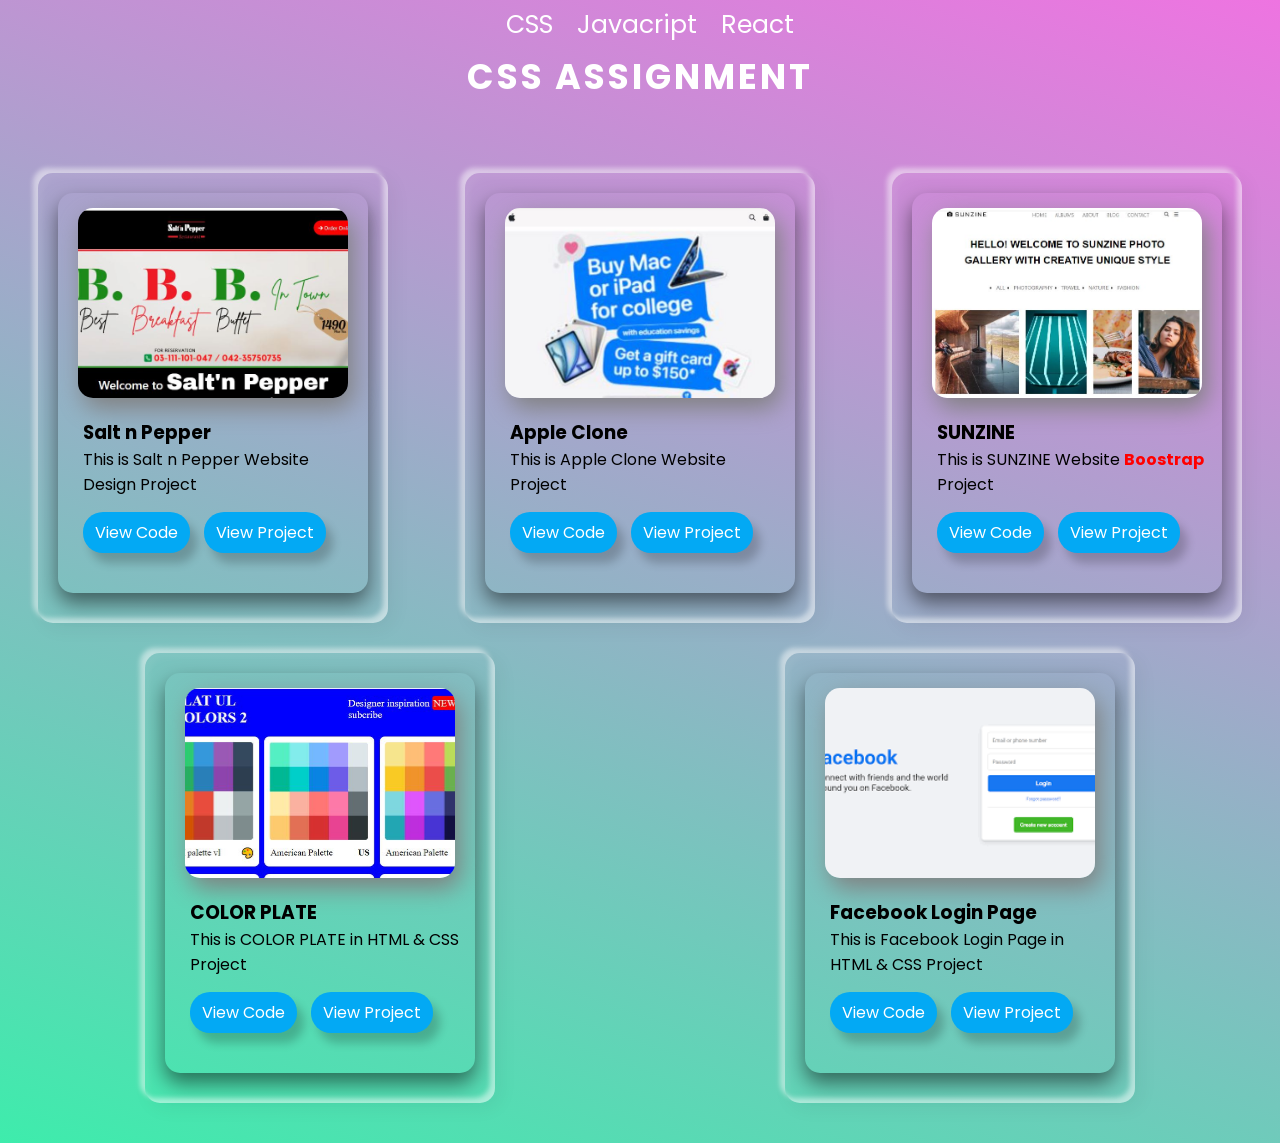
<file: index.html>
<!DOCTYPE html>
<html lang="en">

<head>
    <meta charset="UTF-8">
    <meta name="viewport" content="width=device-width, initial-scale=1.0">
    <title>Portfolio</title>
    <link rel="stylesheet" href="./style.css">
</head>

<body>

    <div class="main">
       
        <nav>
            <ul>
                <li><a href="#CSS Html">CSS</a></li>
                <li><a href="">Javacript</a></li>
                <li><a href="">React</a></li>
            </ul>
        </nav>
        <h1 id="CSS">CSS ASSIGNMENT</h1>
    </div>
    <div class="container">

        <!-- Card:01 -->
        <div class="card">
            <div class="box">
                <div class="imgagecard1">
                </div>
                <div class="content">
                    <h3>Salt n Pepper</h3>
                    <p>This is Salt n Pepper Website Design Project</p>
                    <a href="https://github.com/Aftab299/Assignment-Portal/tree/main/Salt%20n%20Pepper">View Code</a>
                    <a href="./Salt n Pepper/index.html" id="btn">View Project</a>
                </div>
            </div>
        </div>
        <!-- Card:02 -->
        <div class="card">
            <div class="box">
                <div class="imgagecard2">
                </div>
                <div class="content">
                    <h3>Apple Clone</h3>
                    <p>This is  Apple Clone Website Project</p>
                    <a href="https://github.com/Aftab299/Assignment-Portal/tree/main/Apple%20Icon">View Code</a>
                    <a href="./Apple Icon/index.html" id="btn">View Project </a>
                </div>
            </div>
        </div>
        <!-- Card:03 -->
        <div class="card">
            <div class="box">
                <div class="imgagecard3">
                </div>
                <div class="content">
                    <h3>SUNZINE</h3>
                    <p>This is SUNZINE Website <span style="font-weight: bold; color: red;">Boostrap</span>  Project</p>
                    <a href="https://github.com/Aftab299/Assignment-Portal/tree/main/Sunzine">View Code</a>
                    <a href="./Sunzine/index.html" id="btn">View Project </a>
                </div>
            </div>
        </div>
        <!-- Card:04 -->
        <div class="card">
            <div class="box">
                <div class="imgagecard4">
                </div>
                <div class="content">
                    <h3>COLOR PLATE</h3>
                    <p>This is COLOR PLATE in HTML & CSS Project</p>
                    <a href="https://github.com/Aftab299/Assignment-Portal/tree/main/Color%20Plate">View Code</a>
                    <a href="./Color Plate/index.html" id="btn">View Project</a>
                </div>
            </div>
        </div>
        <!-- Card:05 -->
        <div class="card">
            <div class="box">
                <div class="imgagecard5">
                </div>
                <div class="content">
                    <h3>Facebook Login Page</h3>
                    <p>This is Facebook Login Page in HTML & CSS Project</p>
                    <a href="https://github.com/Aftab299/Assignment-Portal/tree/main/Facebook-Login">View Code</a>
                    <a href="./Facebook-Login/index.html" id="btn">View Project</a>
                </div>
            </div>
        </div>
    </div>

</body>

</html>
</file>
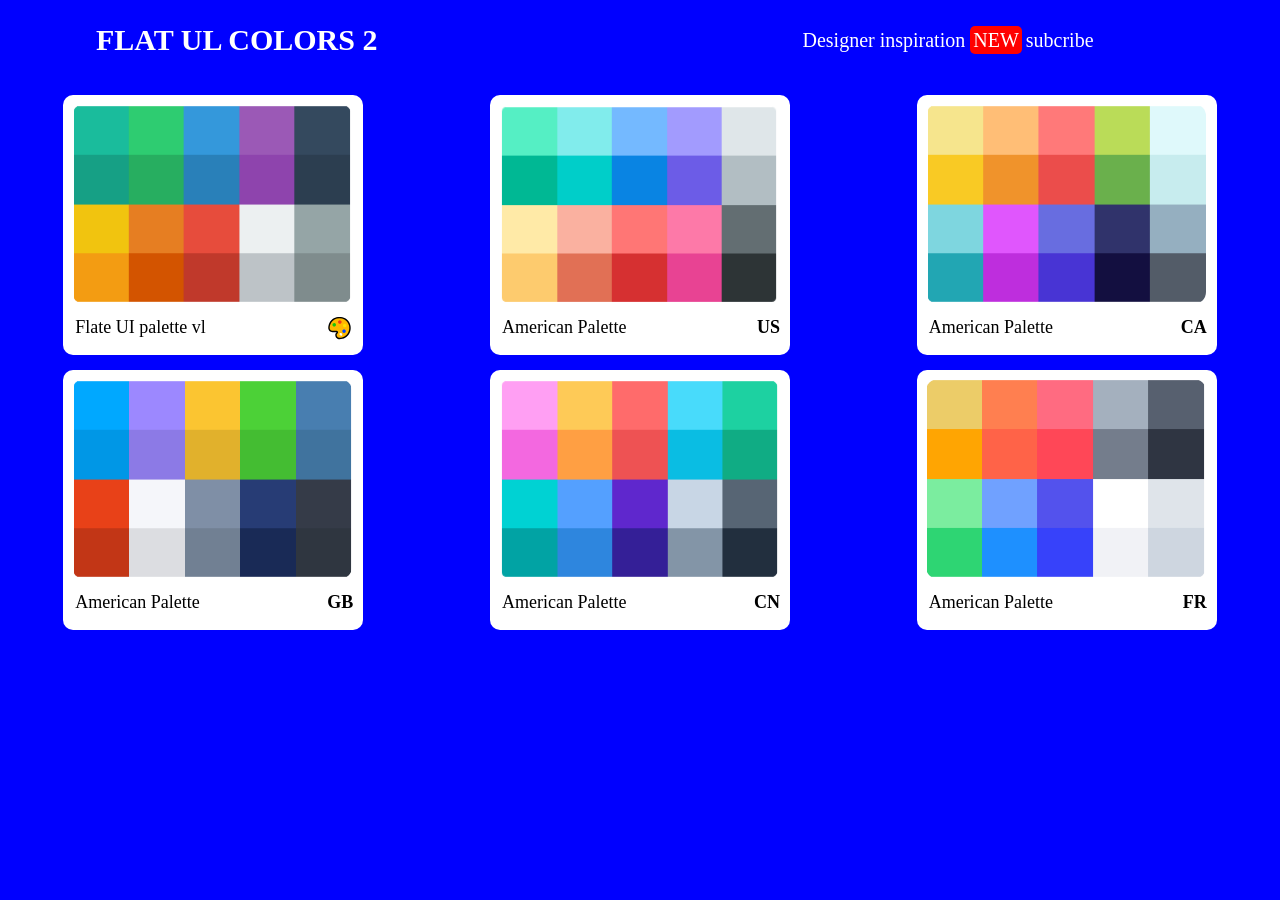
<file: Color Plate/index.html>
<!DOCTYPE html>
<html lang="en">

<head>
    <meta charset="UTF-8">
    <meta name="viewport" content="width=device-width, initial-scale=1.0">
    <title>Flate UI</title>
    <link rel="stylesheet" href="./style.css">
</head>

<body>


    <nav>
        <div class="flut">
            <span>
                FLAT UL COLORS 2
            </span>
        </div>
        <div class="flu2">
            <ul>
                <li>Designer inspiration <span
                        style="background-color: red; color: white; border-radius: 5px; padding: 3px;">NEW</span></li>
                <li>subcribe</li>
            </ul>
        </div>

    </nav>
    <div class="container">
        <div class="box" id="box1">
            <a href="./Page1/index1.html"> <img src="./imege/Capture 1.PNG" id="img1"></a>
            <span>Flate UI palette vl</span>
            <img src="./imege/icon 1.PNG" id="span">
        </div>
        <div class="box">
            <a href="./Page2/index2.html"><img src="./imege/Capture 2.PNG" id="img1"></a>
            <span>American Palette </span> <Span id="span"> US</Span>
        </div>
        <div class="box">
            <a href="./Page3/index3.html"><img src="./imege/Capture 3.PNG" id="img1"></a>
            <span>American Palette </span> <Span id="span"> CA</Span>
        </div>
    </div>
    <div class="container">
        <div class="box">
            <a href="./Page4/index4.html"> <img src="./imege/Capture 4.PNG" id="img1"></a>
            <span>American Palette </span> <Span id="span"> GB</Span>
        </div>
        <div class="box">
            <a href="./Page5/index5.html"><img src="./imege/Capture 5.PNG" id="img1"></a>
            <span>American Palette </span> <Span id="span"> CN</Span>
        </div>
        <div class="box">
            <a href="./Page6/index6.html"><img src="./imege/Capture 6.PNG" id="img1"></a>
            <span>American Palette </span> <Span id="span"> FR</Span>
        </div>

    </div>



</body>

</html>
</file>
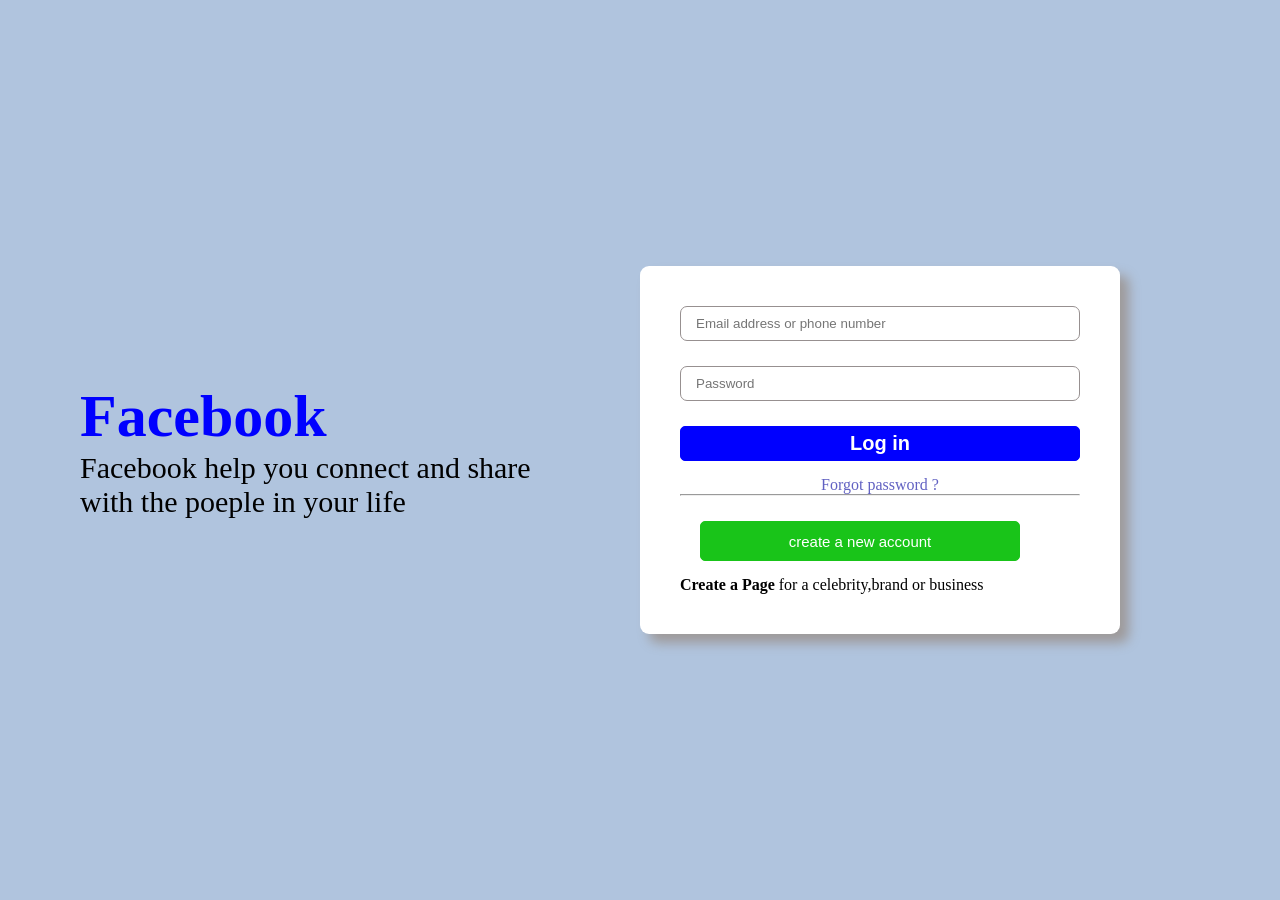
<file: Facebook-Login/index.html>
<!DOCTYPE html>
<html lang="en">
<head>
    <meta charset="UTF-8">
    <meta name="viewport" content="width=device-width, initial-scale=1.0">
    <title>Facebook</title>
    <link rel="stylesheet" href="./style.css">

</head>
<body>
     <div class="container">
        <div class="left-side">
            <h1 id="face">Facebook</h1>
            <p id="p">Facebook help you connect and share <br> with the poeple in your life</p>
        </div>
        <div class="right-side">
            <form  action="" method="post">
            <div class="name">
                <input type="text" name="email" id="name" placeholder="Email address or phone number" size="40">
            </div>
            <div class="pass">
                <input type="password" name="password" id="psw" placeholder="Password" size="40">
            </div>
            <div class="button">
                <input type="button" href="#" name="btn" value="Log in" id="btn" size="40">
            </div>
            <div class="forgot">
                <p>Forgot password ?</p>
            </div>
            <hr>
            <input type="button" name="new" value="create a new account" id="new">
            <p class="text1"><b>Create a Page </b>for a celebrity,brand or business</p>
        </form>

        </div>
      
     </div>
</body>
</html>
</file>
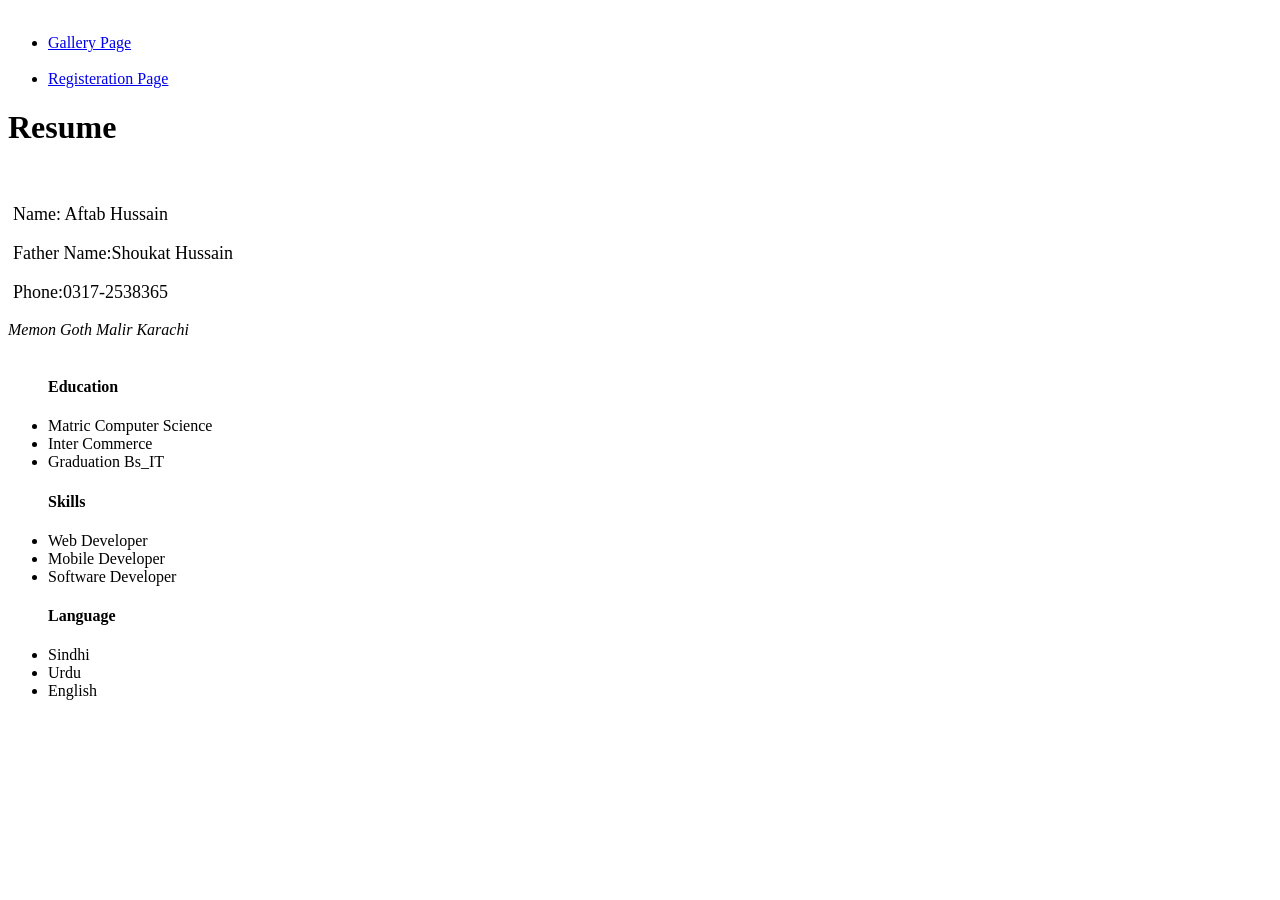
<file: HTML-Assigment/Home.html>
<!DOCTYPE html>
<html lang="en">
<head>
    <meta charset="UTF-8">
    <meta name="viewport" content="width=device-width, initial-scale=1.0">
    <title>Home</title>
    <Style>
        p{
            font-size: 18px; 
            margin-left: 5px;
        }
    </Style>
</head>
<body>
    <ul>
        <br/>
  <li> <a href="./Gallery.html">Gallery Page  </a></li><br/>
  <li> <a href="./Register.html">Registeration Page</a></li>

  
</ul>
  <h1>Resume</h1>
<br/>
<p> Name: Aftab Hussain</p>
<p>Father Name:Shoukat Hussain</p>
<p>Phone:0317-2538365</p>
<address>
    Memon Goth Malir Karachi
</address><br>
<ul>
 <h4>Education</h4>
   
    <li>Matric Computer Science</li>
    <li>Inter Commerce</li>
    <li>Graduation Bs_IT</li>

    <h4>Skills</h4>
    <li>Web Developer</li>
    <li>Mobile Developer</li>
    <li>Software Developer</li>

    <h4>Language</h4>
    <li>Sindhi</li>
    <li>Urdu</li>
    <li>English</li>
</ul>

</body>
</html>
</file>
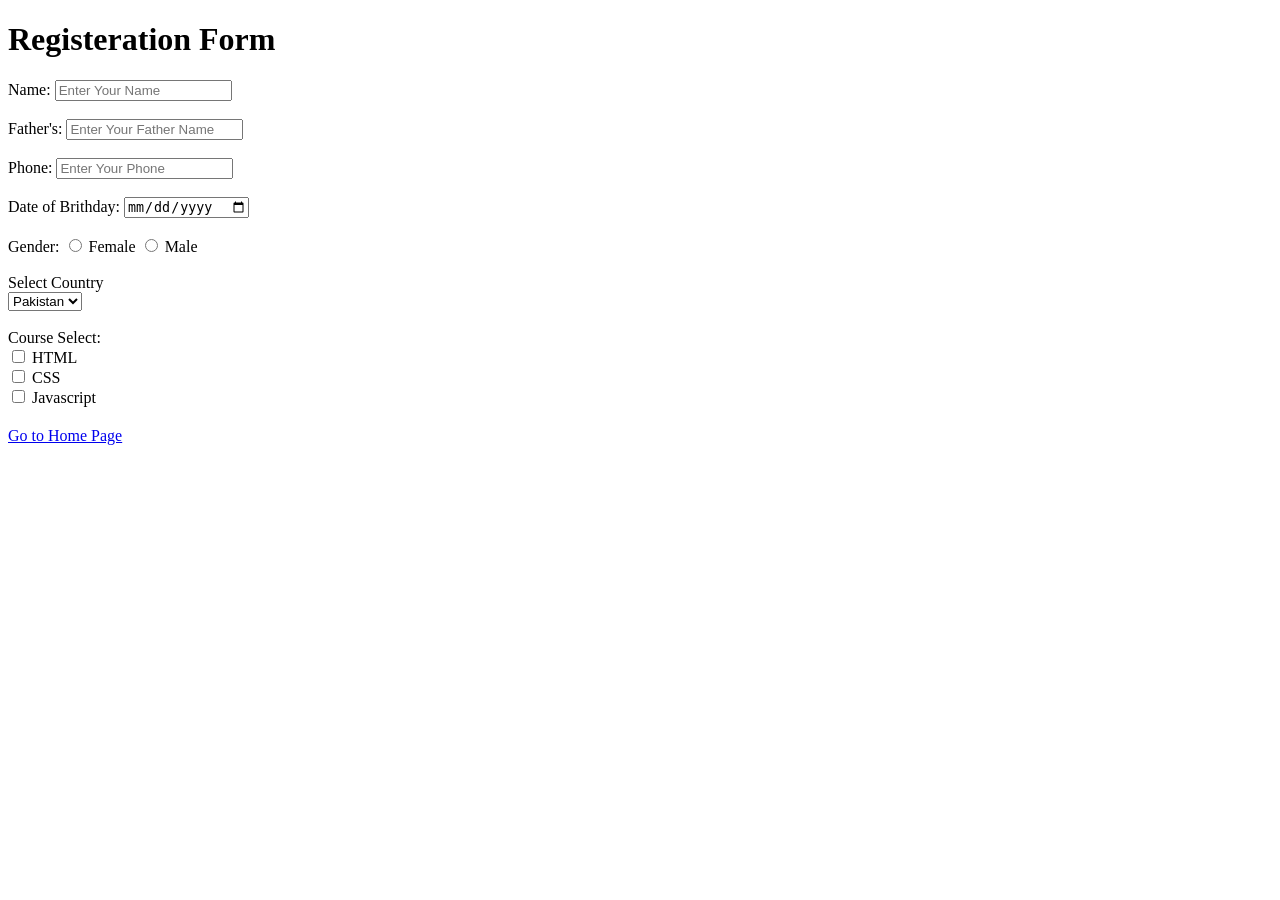
<file: HTML-Assigment/Register.html>
<!DOCTYPE html>
<html lang="en">

<head>
    <meta charset="UTF-8">
    <meta name="viewport" content="width=device-width, initial-scale=1.0">
    <title>Register Page </title>
</head>

<body>

    <h1>Registeration Form</h1>
    <!-- forms implemented -->
    <form>

        <label for="name">Name: </label>
        <input type="text" name="name" id="name" placeholder="Enter Your Name" required><br /><br />
        <label for="fname"> Father's:</label>
        <input type="text" name="fname" id="fname"  placeholder="Enter Your Father Name" required><br /><br />
        <label for="phone">Phone: </label>
        <input type="text" name="name" id="phone"  placeholder="Enter Your Phone" required><br /><br />
        <label for="dob">Date of Brithday: </label>
        <input type="date" name="name" id="dob"  placeholder="Enter Your Name" required><br /><br />
    

        Gender:
        <input id="female-radio" type="radio" name="gender" value="female">
        <label for="female-radio">Female</label>
        <input id="male-radio" type="radio" name="gender" value="male">
        <label for="male-radio">Male</label><br/><br/>

        <label>Select Country</label><br>
        <select name="" size=""  >
            <option value="pak">Pakistan</option>
            <option value="japan">Japan</option>
            <option value="dubai">Dubai</option>
            <option value="usa" >USA</option>
            </select><br/><br/>

       Course Select:<br/>
        <input id="html" type="checkbox" name="gender" value="female">
        <label for="html">HTML</label><br/>
        <input id="css" type="checkbox" name="gender" value="male">
        <label for="css">CSS</label><br/>
        <input id="javascript" type="checkbox" name="gender" value="male">
        <label for="javascript">Javascript</label><br/>

       <h2></h2><a href="../HTML_ASS/Home.html">Go to Home Page</a></h2>

        

    </form>




</body>

</html>
</body>

</html>
</file>
<file: style.css>
@import url('https://fonts.googleapis.com/css2?family=Arvo:ital,wght@0,400;0,700;1,400;1,700&family=Francois+One&family=Manrope:wght@800&family=Poppins:ital,wght@0,100;0,200;0,300;0,400;0,500;0,600;0,700;0,800;0,900;1,100;1,200;1,300;1,400;1,500;1,600;1,700;1,800;1,900&display=swap');

* {
    margin: 0px;
    padding: 0px;
    box-sizing: border-box;
    font-family: "Poppins", sans-serif;
}

body {
    width: 100%;
    height: 100%;
    display: flex;
    flex-direction: column;
    align-items: center;
    align-content: center;
    background-color: #3EECAC;
    background-image: linear-gradient(19deg, #3EECAC 0%, #EE74E1 100%);

}
body h1{
    color: white;
    font-size: 35px;
    letter-spacing: 3px;
}
nav{
    width: 100%;
    display: flex;
    height: 50px;
    justify-content: center;
    align-items: center;

}
nav ul li{
    list-style: none;
    display: inline-block;
    padding-left: 20px;
    color: white;
    font-size: 25px;
}

nav ul li>a{
    text-decoration: none;
    color: white;
}
nav ul li:hover>a{
    text-decoration: none;
    color: red;
    box-shadow: 0px 6px 5px rgba(0, 0, 0, 0.05);
}
.container {
    display: flex;
    width: 100%;
    height: 100%;
    justify-content: center;
    align-items: center;
    max-width: 1350px;
    flex-wrap: wrap;
    padding: 40PX 0px;
    display: flex;
    justify-content: space-around;


}

.container .card {
    position: relative;
    width: 350PX;
    height: 450px;
    box-shadow: inset 5px 5px 5px rgba(255, 255, 255, 0.05),
        inset -5px -5px 5px rgb(255, 255, 255, 0.5),
        5px 5px 20px rgb(0, 0, 0, 0.05),
        -5px -5px 5px rgb(255, 255, 255, 0.5);
    border-radius: 15px;
    margin-top: 30px;
}

.container .card .box {
    position: absolute;
    height: 400px;
    margin: 20px;
    display: flex;
    padding: 5px;
    padding-top: 15px;
    flex-direction: column;
    box-shadow: 0px 10px 20px rgb(0, 0, 0, 0.5);
    border-radius: 15px;
    display: flex;
    justify-content: center;
    align-items: center;
    transition: 0.5s;

}

.container .card .box .content {
    padding: 20px 10px 20px 20px;
    width: 100%;
    height: 50%;
    /* border: 1px solid red; */

}

.container .card .box .imgagecard1 {
    width: 90%;
    height: 50%;
    background-image: url(./images/salt.JPG);
    background-position: center;
    background-size: cover;
    border-radius: 15px;
    box-shadow: 5px 10px 25px gray;
}

.container .card .box .content a {
    position: relative;
    display: inline-block;
    padding: 8px 12px;
    background: #03a9f4;
    margin-top: 15px;
    /* margin-left:6px; */
    border-radius: 20px;
    text-decoration: none;
    font-weight: 400;
    color: #fff;
    box-shadow: 7px 10px 10px rgb(0, 0, 0, 0.2);

}

#btn {
    margin-left: 10px;
}

.container .card .box .content:hover a {
    background: #ff568f;
}

.container .card .box .content p {
    font-size: 1em;
    font-weight: 400;
    color: black;
    transition: 0.5s;

}

.container .card:hover .box {
    transform: translatey(-50px);
}

/* second Card image */
.container .card .box .imgagecard2 {
    width: 90%;
    height: 50%;
    background-image: url(./images/app2.JPG);
    background-position: center;
    background-size: cover;
    border-radius: 15px;
    box-shadow: 5px 10px 25px gray;
}

.container .card .box .imgagecard3 {
    width: 90%;
    height: 50%;
    background-image: url(./images/sunzine.JPG);
    background-position: center;
    background-size: cover;
    border-radius: 15px;
    box-shadow: 5px 10px 25px gray;
}

.container .card .box .imgagecard4 {
    width: 90%;
    height: 50%;
    background-image: url(./images/color.JPG);
    background-position: center;
    background-size: cover;
    border-radius: 15px;
    box-shadow: 5px 10px 25px gray;
}
.container .card .box .imgagecard5 {
    width: 90%;
    height: 50%;
    background-image: url(./images/book.png);
    background-position: center;
    background-size: cover;
    border-radius: 15px;
    box-shadow: 5px 10px 25px gray;
}
@media only screen and (max-width:320px) {
    #btn {
        margin-left: 0px;
    }

    .container .card {
        position: relative;
        width: 320PX;
        height: 450px;

    }

}

@media only screen and (max-width:1024px) {
    .container .card {

        width: 315px;
    }
    #btn {
        margin-left: 0px;
    }
}
</file>
<file: Color Plate/style.css>
/* @import url('https://fonts.googleapis.com/css2?family=Arvo:ital,wght@0,400;0,700;1,400;1,700&family=Francois+One&family=Merriweather:ital,wght@0,300;0,400;0,700;0,900;1,300;1,400;1,700;1,900&display=swap'); */
@import url('https://fonts.googleapis.com/css2?family=Arvo:ital,wght@0,400;0,700;1,400;1,700&family=Francois+One&family=Manrope:wght@200..800&display=swap');

body{
    margin: 0px;
    padding: 0px;
    background-color: blue;
    box-sizing: border-box;
}
.flut{
    width: 30%;
    display: flex;
    font-size: 30px;
    font-weight: 700;
    color: white;
    /* border: 1px solid red; */
    align-items: center;
    
}
.flu2{
     display: inline;
    list-style-type: none;
    width: 40%;
    
    display: flex;
    justify-content: space-around;
    align-items: center;
}
.flu2 ul> li{
    display: inline;
    list-style-type: none;
    font-size: 20px;
    color:white;
   
}
nav{
     display: flex;
     height: 80px;
     justify-content: space-around;
     
}
.container{
    display: flex;
    justify-content: space-around;
    flex-flow: wrap row;
    /* margin-top: 20px; */
}
.box{
    width: 300px;
    height: 260px;
    background-color: white;
    border-radius: 10px;
    margin-top: 15px;
}

 #img1{
    width: 280px;
    height: 200px;
    border-radius: 12px;
    margin: 9px;
 }
 .box > span{
   
    padding-left: 12px;
    font-size: 18px;
    font-weight: 300;
    
 }
#span{
    float: right;
    padding-right: 10px;
    font-size: 18px;
    font-weight: 600;
}

 @media only screen and ( max-width:500px){

    .flut{
    width: 100%;
    font-size: 30px;
    font-weight: 700;
    color: white;
    display: flex;
    align-content: center;
    justify-content: center;
    /* border: none; */
    
    
    }
    .flu2{
        visibility: hidden;
   }
 }
 @media only screen and ( max-width:770px){
    .box{
        width: 220px;
        height: 260px;
        
    }
    #img1{
        width: 200px;
        height: 200px;
       
    }



 }
</file>
<file: Facebook-Login/style.css>
@import url('https://fonts.googleapis.com/css2?family=Yanone+Kaffeesatz:wght@200..700&display=swap');



* {
    margin: 0px;
    padding: 0px;
    box-sizing: border-box;

}

body {
    width: 100%;
    height: 100vh;
    display: flex;
    justify-content: center;
    align-items: center;
    background: #B0C4DE;
    /* background: rgb(202, 209, 228) */
}

.container {
    width: 100%;
    height: 100%;
    display: flex;
    justify-content: center;
    align-items: center;
    max-width: 1200px;
    cursor: pointer;
}

.left-side {
    width: 50%;
    height: 100%;
    display: flex;
    flex-direction: column;
    justify-content: center;
    padding-left: 2.5em;

}

#face {
    font-family: "Eczar", serif;
    font-optical-sizing: auto;
    font-size: 60px;
    font-weight: 800;
    font-style: normal;
    color: blue;
    margin-bottom: 0px;
    padding-bottom: 0px;

}

#p {
    font-size: 30px;
    margin-top: 0px;
    width: 500px;
}

.right-side {
    width: 50%;
    height: 100%;
    display: flex;
    /* border: 2px solid red; */
    align-items: center;
    

}

.right-side>form {
    width: 80%;
    flex-direction: column;
    padding: 40px;
    justify-content: space-between;
    background-color: white;
    border-radius: 9px;
    box-shadow: 9px 9px 12px rgb(158, 154, 154)
}



#name {
    border: 1px solid rgb(151, 144, 144);
    border-radius: 7px;
    margin-bottom: 25px;
    height: 35px;
    width: 100%;
    padding-left: 15px;
}
#name:hover {
    border: 1px solid rgb(78, 75, 230);

}
#psw {
    border: 1px solid rgb(151, 144, 144);
    border-radius: 7px;
    margin-bottom: 25px;
    height: 35px;
    width: 100%;
    padding-left: 15px;
}

#psw:hover {
    border: 1px solid rgb(78, 75, 230);

}

#btn {
    width: 100%;
    background-color: blue;
    border: 1px solid blue;
    height: 35px;
    border-radius: 5px;
    margin-bottom: 15px;
    color: white;
    font-size: 20px;
    font-weight: 700;
}

.forgot {
    text-align: center;
    color: rgb(97, 97, 194);
}

#new {
    width: 80%;
    border: 1px solid rgb(25, 196, 25);
    background-color: rgb(25, 196, 25);
    height: 40px;

    margin: 25px 20px 15px 20px;
    border-radius: 5px;
    color: white;
    font-size: 15px;
    font-weight: 200;


}

@media only screen and (max-width:768px) {

    #p {
        font-size: 22px;
        
     }
}
@media only screen and (max-width:425px) {
    .container {
        width: 100vw;
        height: 100vh;
        display: flex;
        flex-direction: column;
        justify-content: center;
    }
    .right-side {
        width: 100%;
        height: auto;
        display: flex;
        justify-content: center;
    }
    .left-side {
        width: 100%;
        height: auto;
        padding-right: 20px;
        padding-bottom: 15px;
        text-align: center;
    }
    #p {
       display: none;
       
    }
    
}

/* @media only screen and (max-width:425px) {
    .container {
        display: flex;
        flex-direction:column;

    }


} */
</file>
